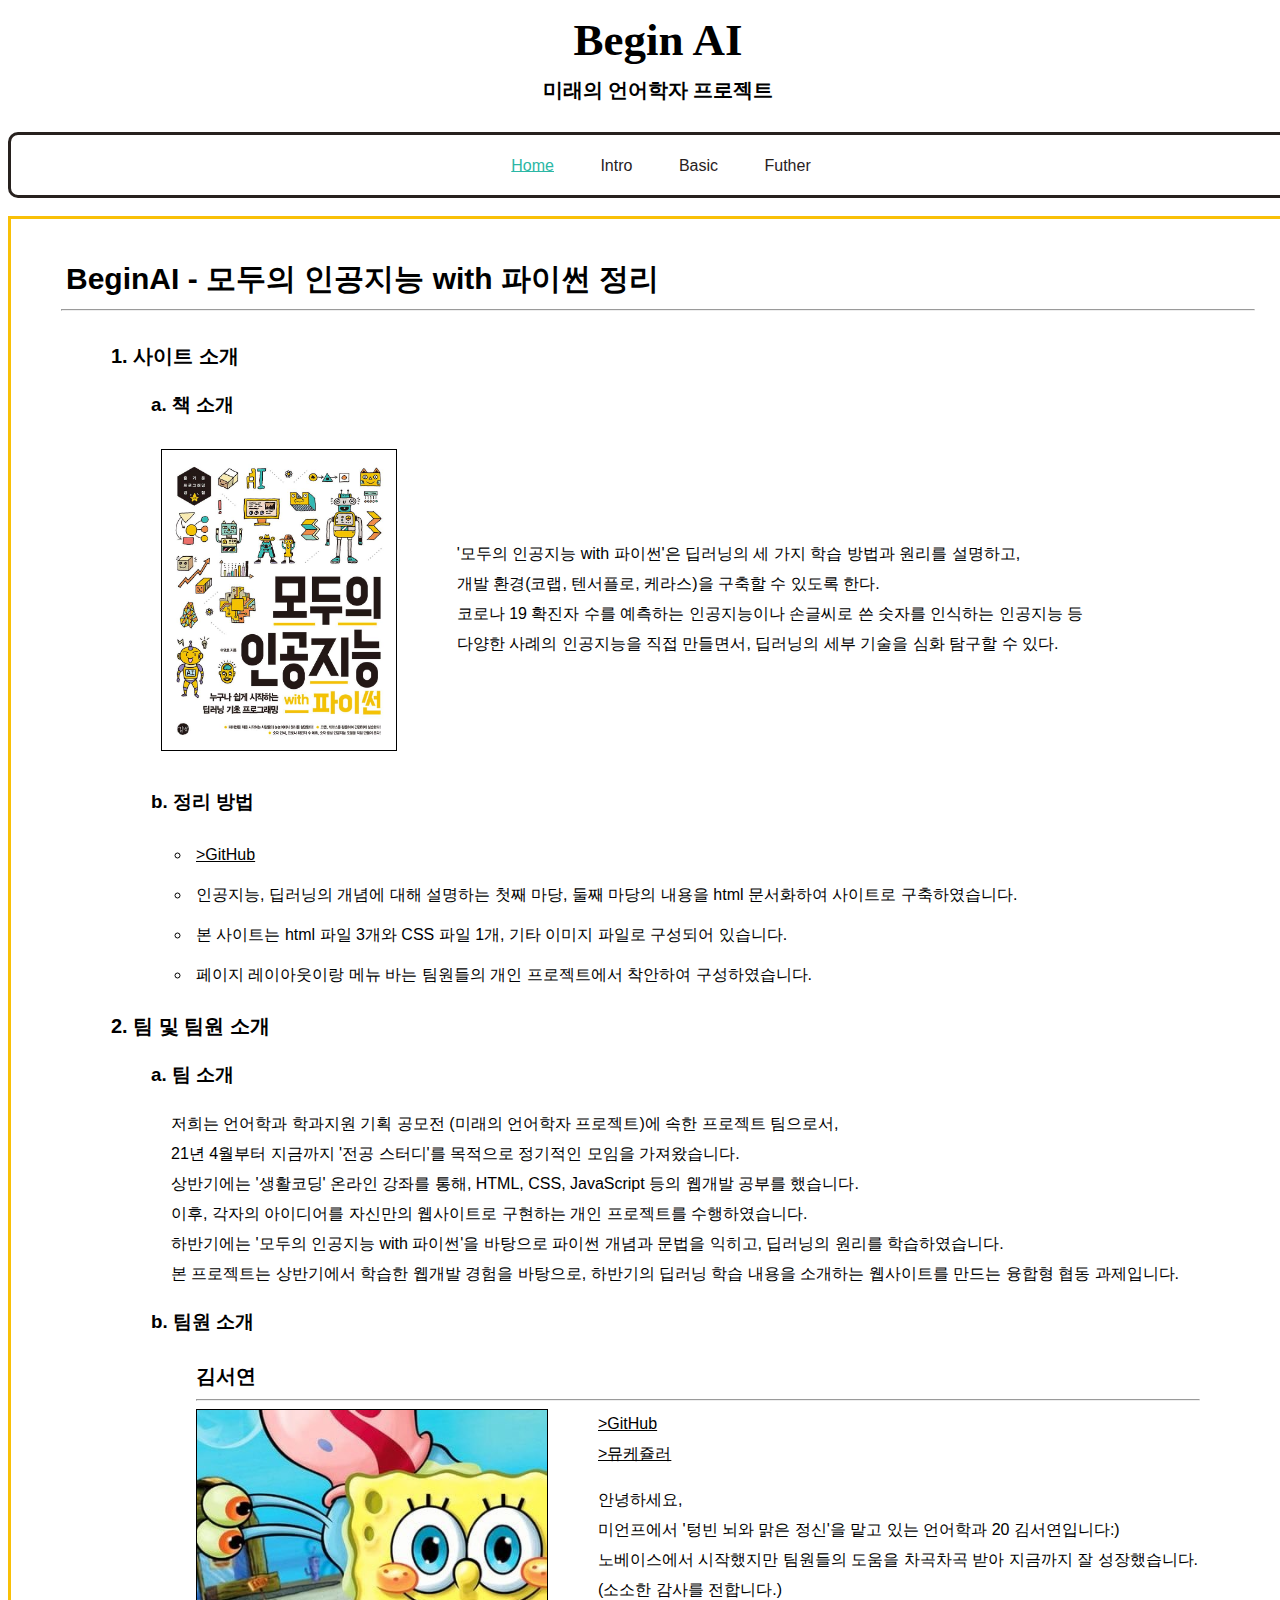
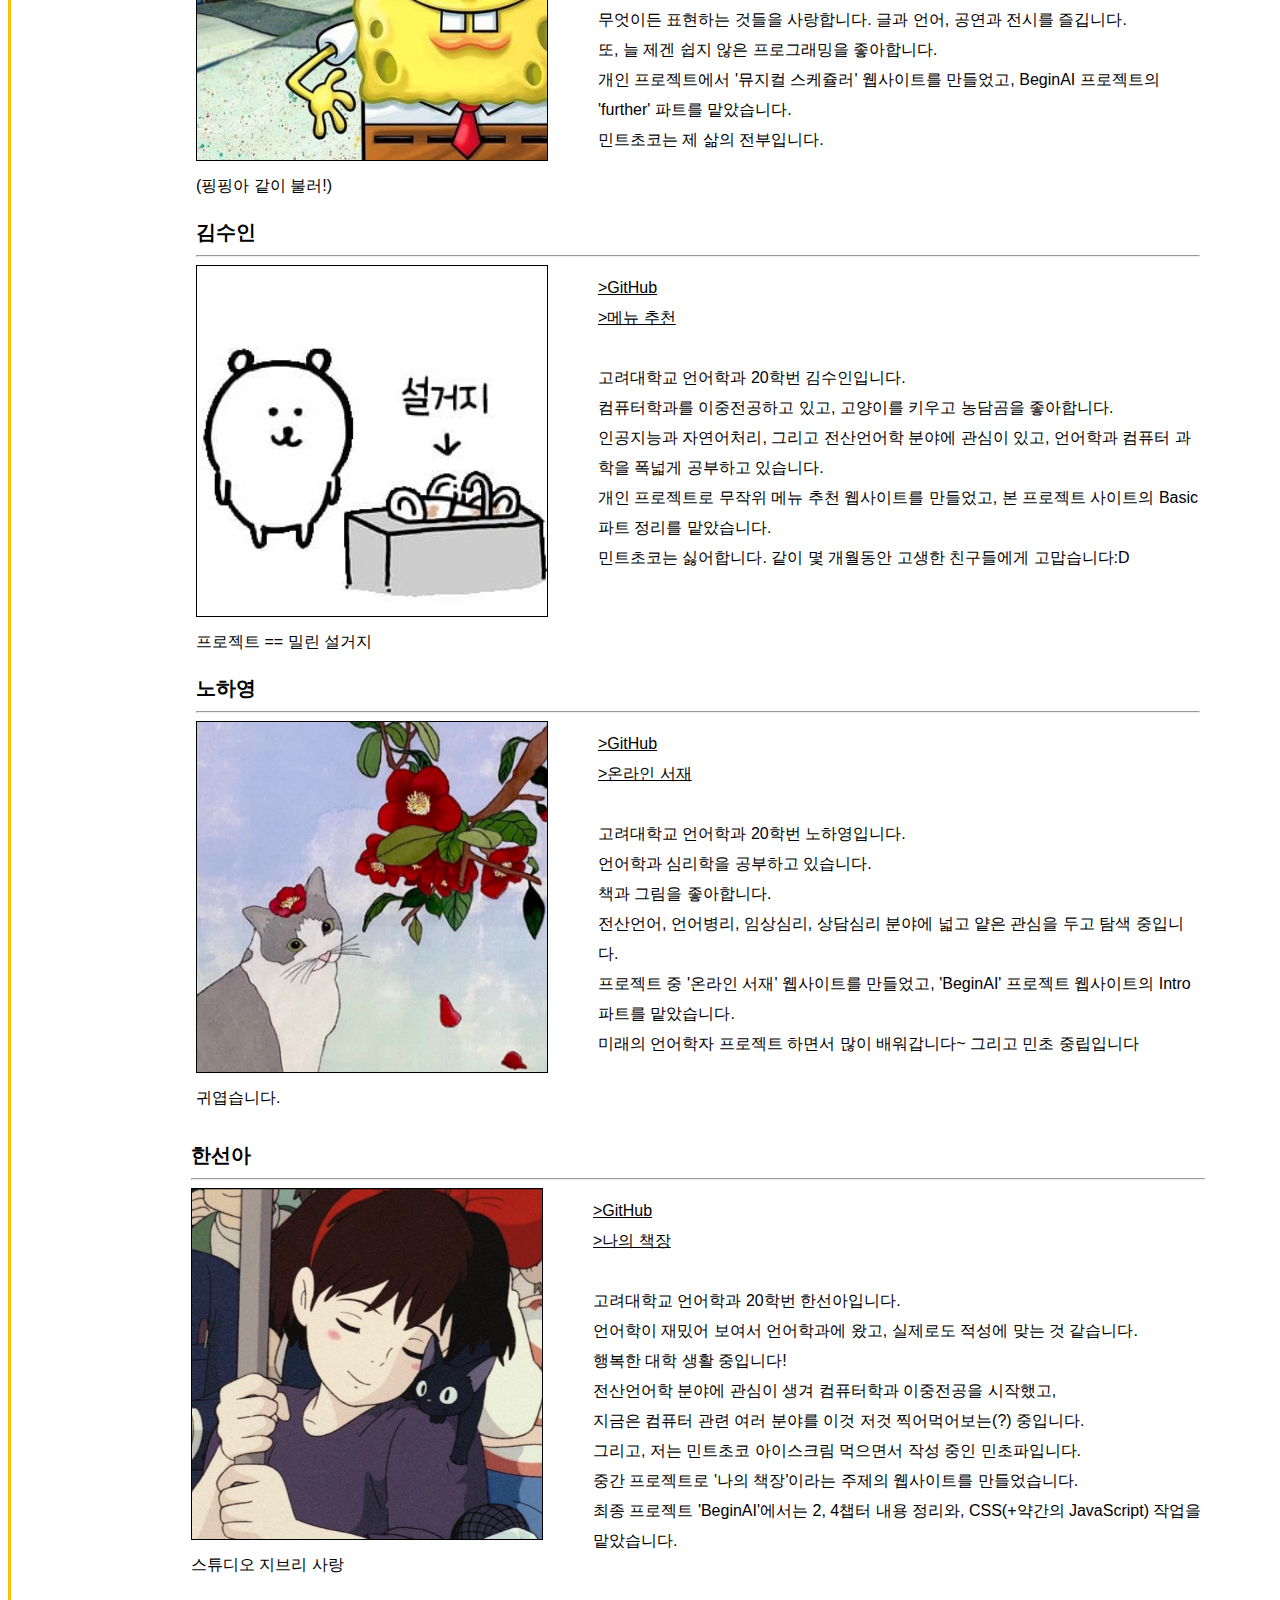
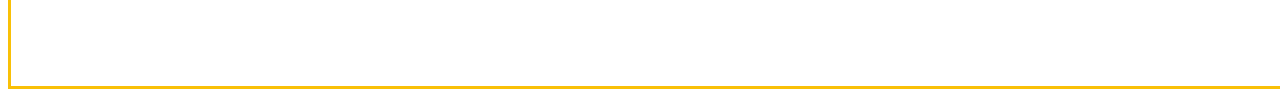
<file: index.html>
<!DOCTYPE html>
<html lang="en" dir="ltr">
  <head>
    <script src="//code.jquery.com/jquery-1.11.0.min.js"></script>
    <meta http-equiv="Content-Security-Policy" content="upgrade-insecure-requests">
    <meta charset="utf-8">
    <title>BeginAI - 모두의 인공지능 with 파이썬 정리</title>
    <link rel="stylesheet" href="./docs/CSS/beginAI.css">
    <style>
      figure{
        float : left;
        margin-right:50px;
        margin-left:0px;
        margin-top:0px;
      }
      .profile{
        height:350px;
        width:350px;
        margin:0px;
      }
      p{
        padding-left:20px;
      }
      figcaption{ 
        margin-left:auto;
        margin-right:auto;  
      }
      h3{
        clear:both;
      }
      h4{
        margin:0px;
  
        font-size:20px;
        clear:both;
      }
      #members li{
        list-style:none;
      }
    </style>
  </head>

  <body>
    <header>
    <div id="logo">
      <span style="font-size:45px;">Begin AI</span><br>
      <span style="font-size:20px;">미래의 언어학자 프로젝트</span>
    </div>
    <nav>
      <ul>
        <li><a class="current-menu" href="index.html" >Home</a></li>
        <li><a href="01.html">Intro</a></li>
        <li><a href="02.html">Basic</a></li>
        <li><a href="03.html">Futher</a></li>
      </ul>
    </nav>
  </header>

  <br>
  <div id = "container">
    <section id="tab-1" class="tab-content current">
      <h1>BeginAI - 모두의 인공지능 with 파이썬 정리</h1>
      <hr>
      <div class="subsections">
        <h2>1. 사이트 소개</h2>
        <ol>
          <h3>a. 책 소개</h3>
          <figure>
            <img id = "bookcover" src=".\docs\pictures\home\home-1.png" alt="" border="1" hspace="10" height="300" >
          </figure>
          <p style="padding-top:100px; padding-bottom:100px;">
           '모두의 인공지능 with 파이썬'은 딥러닝의 세 가지 학습 방법과 원리를 설명하고,<br>
           개발 환경(코랩, 텐서플로, 케라스)을 구축할 수 있도록 한다.<br>
           코로나 19 확진자 수를 예측하는 인공지능이나 손글씨로 쓴 숫자를 인식하는 인공지능 등 <br>다양한 사례의 인공지능을 직접 만들면서,
           딥러닝의 세부 기술을 심화 탐구할 수 있다.
          </p>

          <h3>b. 정리 방법</h3>
          <ul>
            <li><a href="https://github.com/starcat37/BeginAI" target="_blank">>GitHub</a></li>
            <li>인공지능, 딥러닝의 개념에 대해 설명하는 첫째 마당, 둘째 마당의 내용을 html 문서화하여 사이트로 구축하였습니다.</li>
            <li>본 사이트는 html 파일 3개와 CSS 파일 1개, 기타 이미지 파일로 구성되어 있습니다.</li>
            <li>페이지 레이아웃이랑 메뉴 바는 팀원들의 개인 프로젝트에서 착안하여 구성하였습니다.</li>
          </ul>
        </ol>

        <h2>2. 팀 및 팀원 소개</h2>
        <ol>
          <h3>a. 팀 소개</h3>
          <p>   저희는 언어학과 학과지원 기획 공모전 (미래의 언어학자 프로젝트)에 속한 프로젝트 팀으로서,<br>
          21년 4월부터 지금까지 '전공 스터디'를 목적으로 정기적인 모임을 가져왔습니다.<br>
          상반기에는 '생활코딩' 온라인 강좌를 통해, HTML, CSS, JavaScript 등의 웹개발 공부를 했습니다.<br>
          이후, 각자의 아이디어를 자신만의 웹사이트로 구현하는 개인 프로젝트를 수행하였습니다.<br>
          하반기에는 '모두의 인공지능 with 파이썬'을 바탕으로 파이썬 개념과 문법을 익히고, 딥러닝의 원리를 학습하였습니다.<br>
          본 프로젝트는 상반기에서 학습한 웹개발 경험을 바탕으로, 하반기의 딥러닝 학습 내용을 소개하는 웹사이트를 만드는 융합형 협동 과제입니다. </p>

          <h3>b. 팀원 소개</h3>
          <ul id="members">
            <li>
              <h4>김서연</h4>
              <hr>
              <figure>
                <img class="profile" src=".\docs\pictures\home\home-2.png" alt="" width="300" border="1" hspace="10">
                <br>
                <figcaption width="136px;">(핑핑아 같이 불러!)</figcaption>
              </figure>
              <a href="https://github.com/seoexspeare" target="_blank">>GitHub</a><br>
              <a href="https://seoexspeare.github.io/mucheduler/" target="_blank">>뮤케쥴러</a><br>
              <p>
                안녕하세요,<br> 미언프에서 '텅빈 뇌와 맑은 정신'을 맡고 있는 언어학과 20 김서연입니다:)<br>
                노베이스에서 시작했지만 팀원들의 도움을 차곡차곡 받아 지금까지 잘 성장했습니다.<br>
                (소소한 감사를 전합니다.)<br>
                무엇이든  표현하는 것들을 사랑합니다. 글과 언어, 공연과 전시를 즐깁니다.<br>
                또, 늘 제겐 쉽지 않은 프로그래밍을 좋아합니다.<br>
                개인 프로젝트에서 '뮤지컬 스케쥴러' 웹사이트를 만들었고, BeginAI 프로젝트의 'further' 파트를 맡았습니다.<br>
                민트초코는 제 삶의 전부입니다.
              </p>

              <br>
            </li>
            <li>
              <h4>김수인</h4>
              <hr>
              <figure>
                <img class="profile"  src=".\docs\pictures\home\home-3.jpg" alt="" width="300" border="1" hspace="10">
                <figcaption width="176">프로젝트 == 밀린 설거지</figcaption>
              </figure>
              <p>
                <a href="https://github.com/starcat37" target="_blank">>GitHub</a><br>
                <a href="https://starcat37.github.io/AnamRandomMenu/" target="_blank">>메뉴 추천</a><br><br>
                고려대학교 언어학과 20학번 김수인입니다.<br>
                컴퓨터학과를 이중전공하고 있고, 고양이를 키우고 농담곰을 좋아합니다.<br>
                인공지능과 자연어처리, 그리고 전산언어학 분야에 관심이 있고, 언어학과 컴퓨터 과학을 폭넓게 공부하고 있습니다.<br>
                개인 프로젝트로 무작위 메뉴 추천 웹사이트를 만들었고, 본 프로젝트 사이트의 Basic 파트 정리를 맡았습니다.<br>
                민트초코는 싫어합니다. 같이 몇 개월동안 고생한 친구들에게 고맙습니다:D<br><br>
              </p>
              <br>
            </li>
            <li>
            <h4>노하영</h4>
              <hr>
              <figure>
                <img class="profile"  src=".\docs\pictures\home\home-4.jpg" alt="" width="300" border="1" hspace="10">
                <figcaption width= 85px;>귀엽습니다.</figcaption>
              </figure>
              <p>
                <a href="https://github.com/LotusNoh" target="_blank">>GitHub</a><br>
                <a href="https://lotusnoh.github.io/Library/index.html" target="_blank">>온라인 서재</a><br><br>
                고려대학교 언어학과 20학번 노하영입니다.<br>
                언어학과 심리학을 공부하고 있습니다.<br>
                책과 그림을 좋아합니다.<br>
                전산언어, 언어병리, 임상심리, 상담심리 분야에 넓고 얕은 관심을 두고 탐색 중입니다.<br>
                프로젝트 중 '온라인 서재' 웹사이트를 만들었고, 'BeginAI' 프로젝트 웹사이트의 Intro 파트를 맡았습니다.<br>
                미래의 언어학자 프로젝트 하면서 많이 배워갑니다~ 그리고 민초 중립입니다<br><br>
              </p>
              <br>
            </li>

            <h4>한선아</h4>
            <hr>
            <figure>
              <img class="profile" src="docs\pictures\home\home-5.jpg" alt="" width="300" border="1" hspace="10">
              <figcaption width="153">스튜디오 지브리 사랑</figcaption>
            </figure>
            <p>
              <a href="https://github.com/linea77" target="_blank">>GitHub</a><br>
              <a href="https://linea77.github.io/Bookshelf/" target="_blank">>나의 책장</a><br><br>
              고려대학교 언어학과 20학번 한선아입니다.<br>
              언어학이 재밌어 보여서 언어학과에 왔고, 실제로도 적성에 맞는 것 같습니다.<br>
              행복한 대학 생활 중입니다!<br>
              전산언어학 분야에 관심이 생겨 컴퓨터학과 이중전공을 시작했고,<br>
              지금은 컴퓨터 관련 여러 분야를 이것 저것 찍어먹어보는(?) 중입니다.<br>
              그리고, 저는 민트초코 아이스크림 먹으면서 작성 중인 민초파입니다.<br>
              중간 프로젝트로 '나의 책장'이라는 주제의 웹사이트를 만들었습니다.<br>
              최종 프로젝트 'BeginAI'에서는 2, 4챕터 내용 정리와, CSS(+약간의 JavaScript) 작업을 맡았습니다.<br><br>
            </p>
          </ul>
        </ol>
      </div>
    </div>
  </body>
</html>
</file>
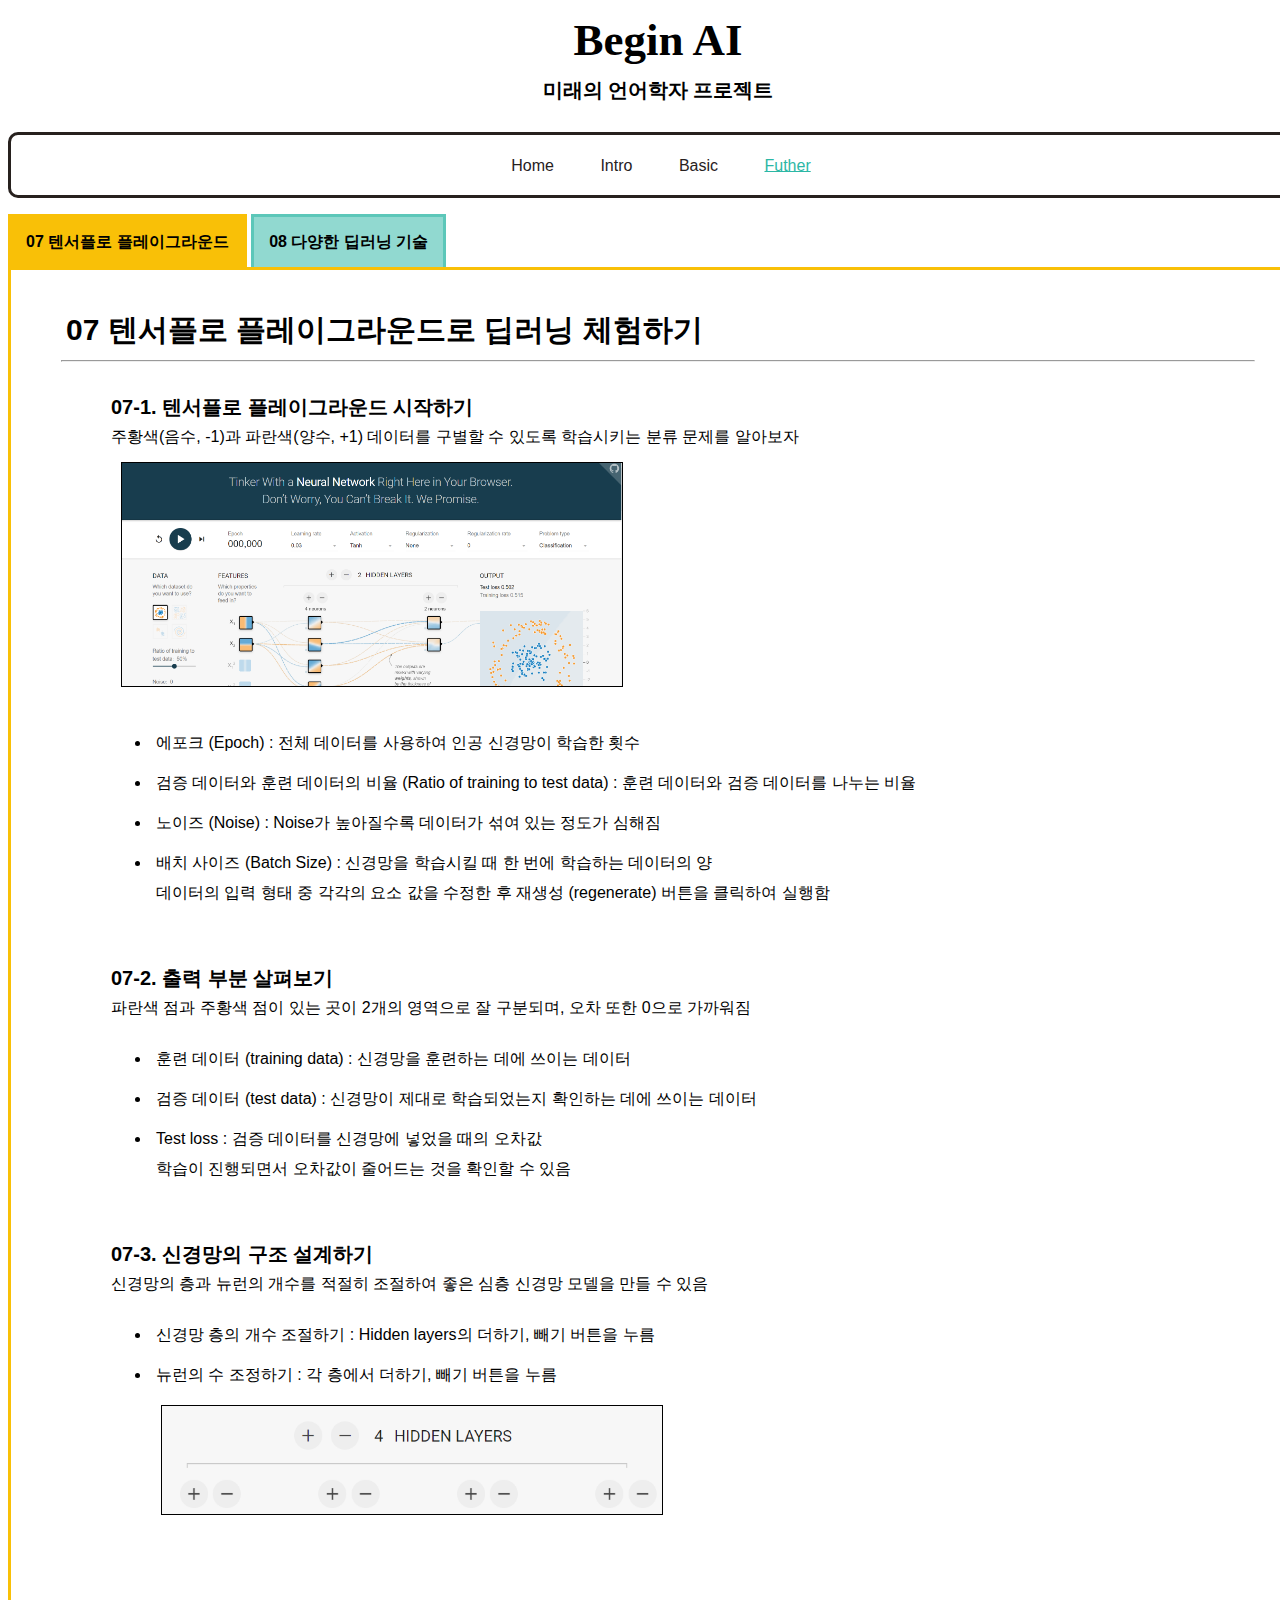
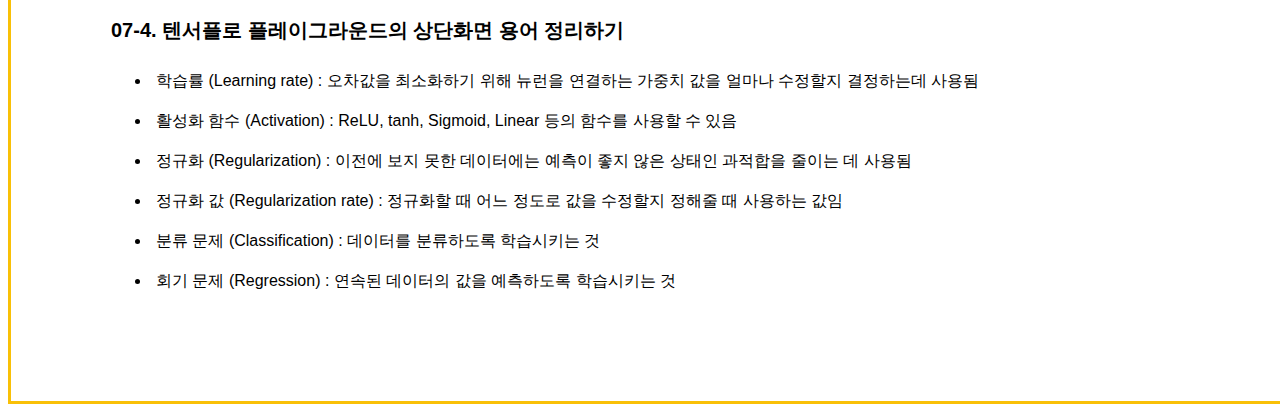
<file: 03.html>
<!DOCTYPE html>
<html>
<head>
  <script src="//code.jquery.com/jquery-1.11.0.min.js"></script>
  <meta http-equiv="Content-Security-Policy" content="upgrade-insecure-requests">
  <title>BeginAI - Further</title>
  <meta charset='utf-8'>
  <link rel="stylesheet" href="./docs/CSS/beginAI.css">
</head>
<body>
  <header>
    <div id="logo">
      <span style="font-size:45px;">Begin AI</span><br>
      <span style="font-size:20px;">미래의 언어학자 프로젝트</span>
    </div>
    <nav>
      <ul>
        <li><a href="index.html" >Home</a></li>
        <li><a  href="01.html">Intro</a></li>
        <li><a href="02.html">Basic</a></li>
        <li><a class="current-menu" href="03.html">Futher</a></li>
      </ul>
    </nav>
  </header>

  <div id="container">
    <ul class="tabs">
      <li class="tab-link current" data-tab="tab-1">07 텐서플로 플레이그라운드</li>
      <li class="tab-link" data-tab="tab-2">08 다양한 딥러닝 기술</li>
    </ul>

    <section id="tab-1" class="tab-content current">
      <h1> 07 텐서플로 플레이그라운드로 딥러닝 체험하기</h1>
      <hr>
      <div class="subsections">
        <h2>07-1. 텐서플로 플레이그라운드 시작하기</h2>
        주황색(음수, -1)과 파란색(양수, +1) 데이터를 구별할 수 있도록 학습시키는 분류 문제를 알아보자<br>
        <img src=".\docs\pictures\03\3_html_1.png" width=500 border="1" hspace="10">
        <ul>
        <li>에포크 (Epoch) : 전체 데이터를 사용하여 인공 신경망이 학습한 횟수 </li>
        <li>검증 데이터와 훈련 데이터의 비율 (Ratio of training to test data) : 훈련 데이터와 검증 데이터를 나누는 비율</li>
        <li>노이즈 (Noise) : Noise가 높아질수록 데이터가 섞여 있는 정도가 심해짐</li>
        <li>배치 사이즈 (Batch Size) : 신경망을 학습시킬 때 한 번에 학습하는 데이터의 양<br>
        데이터의 입력 형태 중 각각의 요소 값을 수정한 후 재생성 (regenerate) 버튼을 클릭하여 실행함</li>
        </ul>
      </div>

      <div  class="subsections">
        <h2>07-2. 출력 부분 살펴보기</h2>
        파란색 점과 주황색 점이 있는 곳이 2개의 영역으로 잘 구분되며, 오차 또한 0으로 가까워짐<br>
        <ul>
        <li>훈련 데이터 (training data) : 신경망을 훈련하는 데에 쓰이는 데이터</li>
        <li>검증 데이터 (test data) : 신경망이 제대로 학습되었는지 확인하는 데에 쓰이는 데이터</li>
        <li>Test loss : 검증 데이터를 신경망에 넣었을 때의 오차값 <br>
        학습이 진행되면서 오차값이 줄어드는 것을 확인할 수 있음 </li>
        </ul>
      </div>
      <div class="subsections">
          <h2>07-3. 신경망의 구조 설계하기</h2>
          신경망의 층과 뉴런의 개수를 적절히 조절하여 좋은 심층 신경망 모델을 만들 수 있음
          <ul>
            <li>신경망 층의 개수 조절하기 : Hidden layers의 더하기, 빼기 버튼을 누름 </li>
            <li>뉴런의 수 조정하기 : 각 층에서 더하기, 빼기 버튼을 누름 </li>
            <img src=".\docs\pictures\03\3_html_2.png" width=500 border="1" hspace="10"><br><br>
          </ul>
      </div>

      <div class="subsections">
        <h2>07-4. 텐서플로 플레이그라운드의 상단화면 용어 정리하기</h2>
        <ul>
          <li>학습률 (Learning rate) : 오차값을 최소화하기 위해 뉴런을 연결하는 가중치 값을 얼마나 수정할지 결정하는데 사용됨 </li>
          <li>활성화 함수 (Activation) : ReLU, tanh, Sigmoid, Linear 등의 함수를 사용할 수 있음 </li>
          <li>정규화 (Regularization) : 이전에 보지 못한 데이터에는 예측이 좋지 않은 상태인 과적합을 줄이는 데 사용됨 </li>
          <li>정규화 값 (Regularization rate) : 정규화할 때 어느 정도로 값을 수정할지 정해줄 때 사용하는 값임 </li>
          <li>분류 문제 (Classification) : 데이터를 분류하도록 학습시키는 것 </li>
          <li>회기 문제 (Regression) : 연속된 데이터의 값을 예측하도록 학습시키는 것 <br> </li>
        </ul>

      </div>

    </section>

    <section id="tab-2" class="tab-content">
      <h1>08 다양한 딥러닝 기술 살펴보기 </h1>
      <div class="subsections">
        <h2>08-1. 인공신경망 (ANN)</h2>
        인공 신경망의 층을 여러 개로 깊게 만든 것이 심층 신경망이며, 이를 학습시키는 과정이 딥러닝임<br>
        <div > 예1) 숫자 인식 인공지능 : 픽셀을 입력값으로 인공 신경망에 넣는 방식으로 학습시킴 </div>
      </div>
      <div class="subsections">
        <h2>08-2. 합성곱신경망 (CNN)</h2>
        시각 세포의 작동 원리를 본떠 실제 이미지 인식 인공지능을 딥러닝 기법으로 만듦
        <ul style="margin:10px;">

          <li>합성곱 연산 : 추출한 부분 데이터를 필터와 곱할 때 합성곱 연산이 사용됨<br></li>

        </ul>
        <div >
          예1) 숫자 인식 인공지능 : 이미지를 특정한 영역별로 추출하여 학습시킴 <br>
          예 2) 필기체 인식, 차량 번호판 인식, 의료용 인공지능 개발, 물체 인식 등에 사용됨 <br>
        </div>
      </div>
      <div class="subsections">
        <h2>08-3. 순환신경망 (RNN)</h2>
        딥러닝의 알고리즘 중 연속된 값을 예측할 수 있음 (재귀 신경망)<br>
        <ul sytle="margin:10px;">
          <li>재귀 : 가중치의 변화가 한 방향으로 이동하는 것이 아니라, 다시 자기 자신에게 돌아오는 형태를 지님</li>
        </ul>
        <div>
          예1) 언어 번역 : 문맥을 학습할 수 있도록 순환 신경망을 사용함 <br>
          예 2) 시간의 흐름 또는 연속된 데이터를 가진 모델을 만들 때 사용됨 <br>
          예 3) 스케치 RNN : 사람들이 그린 순서대로 그림들을 학습하여, 그림을 그리는 과정을 예측할 수 있도록 함 <br>
          <img src=".\docs\pictures\03\3_html_3.png" width=500 border="1" hspace="10"><br><br>
        </div>
      </div>

      <div class="subsections">
        <h2>08-4. 생성신경망 </h2>
         판별과 예측을 목적으로 하는 신경망과 달리, 무엇인가를 만들기 위한 신경망<br>
        <ul style="margin:10px;">
          <li>생성 인공지능 : 조건에 맞는 그림을 그려줌 <br></li>
        </ul>
        <div>
         예1) 딥페이크 : 생성 모델링을 통해 기존에 있던 영상이나 사진에 새로운 사람의 얼굴이나 특정 부위를 합성함<br>
         예2) 딥아트 : 특정 화가의 화풍을 학습한 인공지능으로 화풍과 비슷하게 사진을 변경함 <br><br>
         <img src=".\docs\pictures\03\3_html_4.png" width=500 border="1" hspace="10"><br><br>
        </div>
      </div>
    </section>
  </div>
  <script src="./docs/JavaScript/tab.js"></script>
</body>
</html>
</file>
<file: docs/CSS/beginAI.css>
/*****HEADER******/
#logo{
    width:1300px;
    margin: 20px auto;
    font-weight:bold;
    text-align: center;
    line-height:40px;
}
nav{
    margin : 0;
    font-size: 12pt;
    font-family: 'PT Sans', Arial, Sans-serif;
    position: relative;
}
nav ul{
    padding: 0;
    margin: 0 auto;
    width: auto;
    width:1300px;
    border-style:solid;
    border-color:#27211E;

    text-align: center;
    border-radius : 10px;;
}
nav li{
  line-height: 50px;
  height: 50px;
  display: inline-block;
}
nav a{
  color: #27211E;
 
  text-align: center;
  padding: 14.5px 16px;
  text-decoration: none;
}
nav a:hover{
  color: #F9C007;
  font-weight:normal;
}
.current-menu{
    color:#2CB7A5;
    text-decoration-line: underline; 
} 

/***CONTENTS***/
#container{
    width:1300px;
    margin-left:auto;
    margin-right:auto;
    font-family: 'PT Sans', Arial, Sans-serif;
    line-height: 30px;;
}
a{
    color : black;
}
h1{
    font-size : 30px;
    display:inline-block;
    padding:5px;
    margin-bottom:2px;
}
h2{
    margin : 0;
    font-size:20px;
}
li{
    padding:5px;
}
.subsections{
    margin:50px;
    margin-top:30px;
}
.need-indent{
    padding-left:30px;
}
.time{
    color:#2CB7A5;
}
img{
    margin:10px;
}
.hidden-list{
    list-style:none;
    margin:20px;
}

/**TAB**/
ul.tabs{
    margin-bottom: 0px;
    padding:0px;
    list-style: none;
}
ul.tabs li{
    display:inline-block;
    padding:10px 15px;
    cursor:pointer;
    border-style:solid;
    border-color:#2cb7a585;
    border-bottom-color:white;
    border-bottom:none;
    font-weight: bold;
    background:#2cb7a585;
}

ul.tabs li.current{
    background:#F9C007;
    color:black;
    border-color:#F9C007;
}

.tab-content{
    display:none;
    padding-left:50px;
    padding-right:50px;
    padding-bottom:50px;
    padding-top:20px;
    border-style:solid;
    border-color:#F9C007;
}
.tab-content.current{
    display: inherit;
}

/**색 조합**/
.tab-content{
color : 
#d7a988
#285270


#fff6c0
#65969a

#F9C007
#27211E
#2CB7A5
}
</file>
